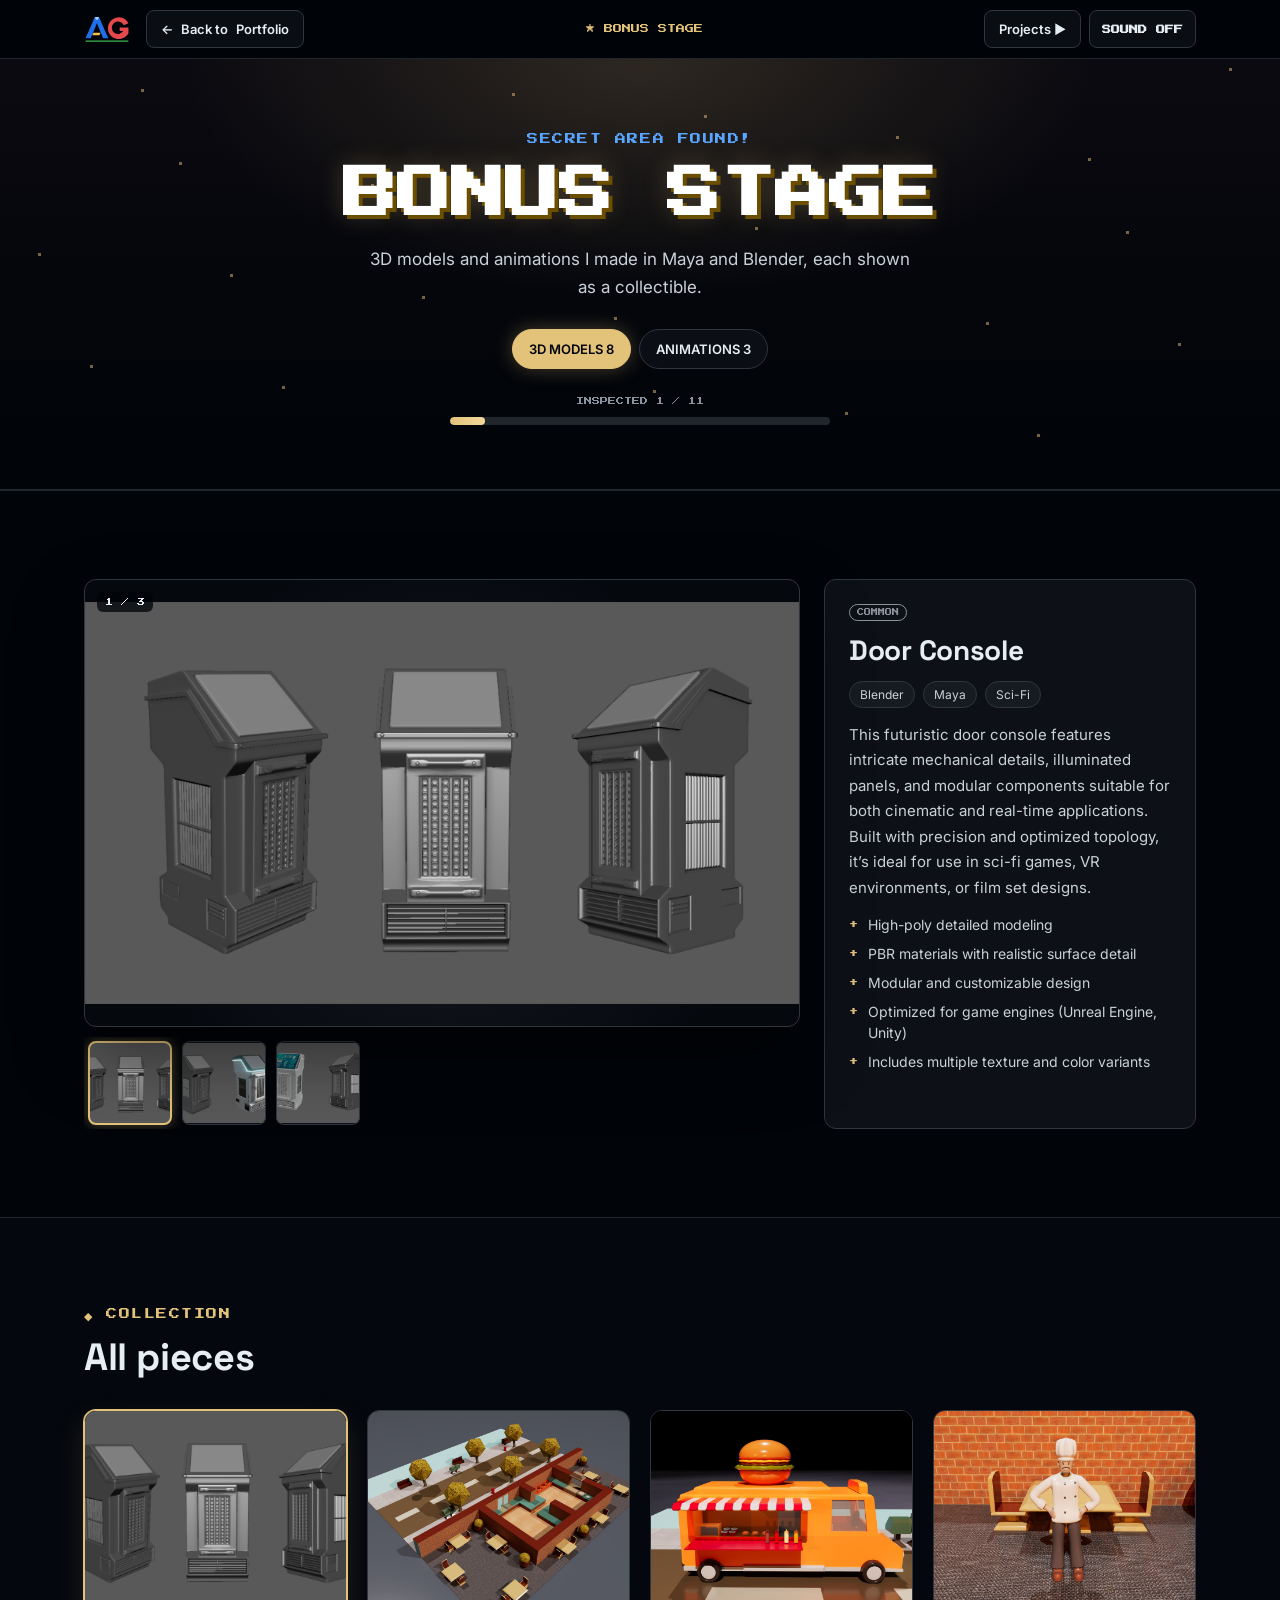
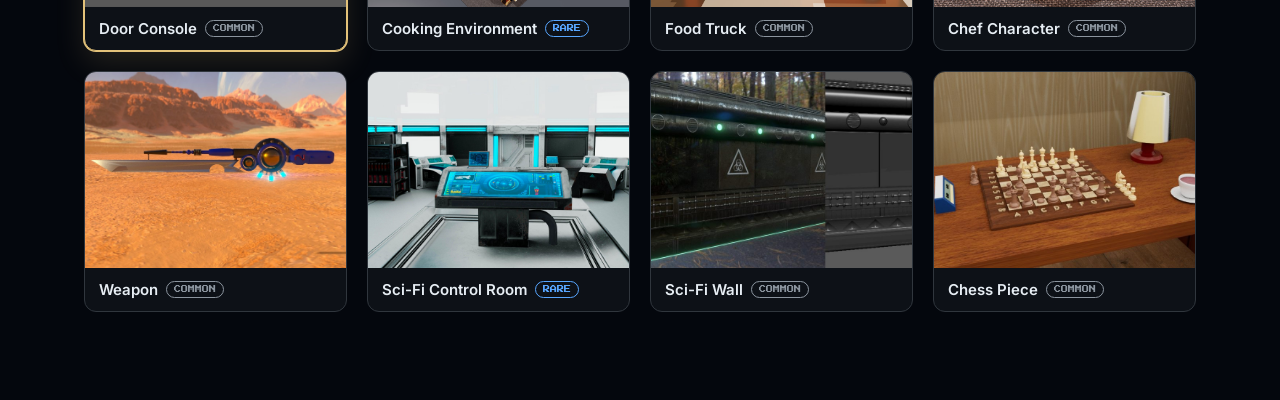
<file: bonus.html>
<!doctype html>
<html lang="en">
<head>
<meta charset="utf-8">
<meta name="viewport" content="width=device-width, initial-scale=1">
<title>Bonus Stage — 3D Art &amp; Animation · AGSAPAULA</title>
<meta name="description" content="3D models and animations by Angelo Sapaula.">
<link rel="icon" type="image/svg+xml" href="favicon.svg">
<link rel="preconnect" href="https://fonts.googleapis.com">
<link rel="preconnect" href="https://fonts.gstatic.com" crossorigin>
<link href="https://fonts.googleapis.com/css2?family=Press+Start+2P&family=Space+Grotesk:wght@500;700&family=Inter:wght@400;500;600&display=swap" rel="stylesheet">
<link rel="stylesheet" href="css/base.css">
<link rel="stylesheet" href="css/pages.css">
<link rel="stylesheet" href="css/level.css">
</head>
<body class="lv bonus-page">

<header class="topbar">
  <div class="topbar-in">
    <div class="lv-brand">
      <a href="index.html" aria-label="Angelo Sapaula, home"><img src="logo.svg" alt="" width="46" height="28"></a>
      <a class="btn btn-ghost" href="index.html?level=9">← <span class="hide-sm">Back to </span>Portfolio</a>
    </div>
    <div class="topbar-mid"><span class="px" id="tbLevel" style="color:var(--gold)">★ BONUS STAGE</span></div>
    <div class="topbar-right">
      <a class="btn btn-ghost" href="level.html">Projects ▶</a>
      <button type="button" class="btn btn-ghost sq hide-sm" id="soundBtn" aria-label="Turn chiptune sound on"><span data-sound-text>SOUND OFF</span></button>
    </div>
  </div>
</header>

<main>
  <section class="bonus-hero" aria-label="Bonus stage intro">
    <div id="stars" aria-hidden="true"></div>
    <div class="bonus-hero-in">
      <span class="eyebrow px bonus-found">SECRET AREA FOUND!</span>
      <h1>BONUS STAGE</h1>
      <p class="lead">3D models and animations I made in Maya and Blender, each shown as a collectible.</p>
      <div class="tabs" role="tablist" aria-label="Collection" id="tabs"></div>
      <div class="bonus-progress">
        <span class="px">INSPECTED <span id="got">0</span> / <span id="total">0</span></span>
        <div class="bonus-bar"><div id="gotBar"></div></div>
      </div>
    </div>
  </section>

  <section class="section" aria-label="Inspect selected piece">
    <div class="container inspect">
      <div class="viewer">
        <div class="viewer-main" id="viewer"></div>
        <div class="viewer-thumbs" id="thumbs"></div>
      </div>
      <div class="details panel">
        <span class="rarity" id="dRarity" style="align-self:flex-start"></span>
        <h2 id="dTitle"></h2>
        <div class="tags" id="dTags"></div>
        <p id="dDesc"></p>
        <ul id="dFeat"></ul>
      </div>
    </div>
  </section>

  <section class="section" aria-label="Collection">
    <div class="container">
      <div class="lv-head"><div><p class="eyebrow px" style="color:var(--gold)">◆ COLLECTION</p><h2>All pieces</h2></div></div>
      <div class="collection" id="collection"></div>
    </div>
  </section>
</main>

<script src="js/data.js"></script>
<script src="js/common.js"></script>
<script src="js/bonus.js"></script>
</body>
</html>
</file>
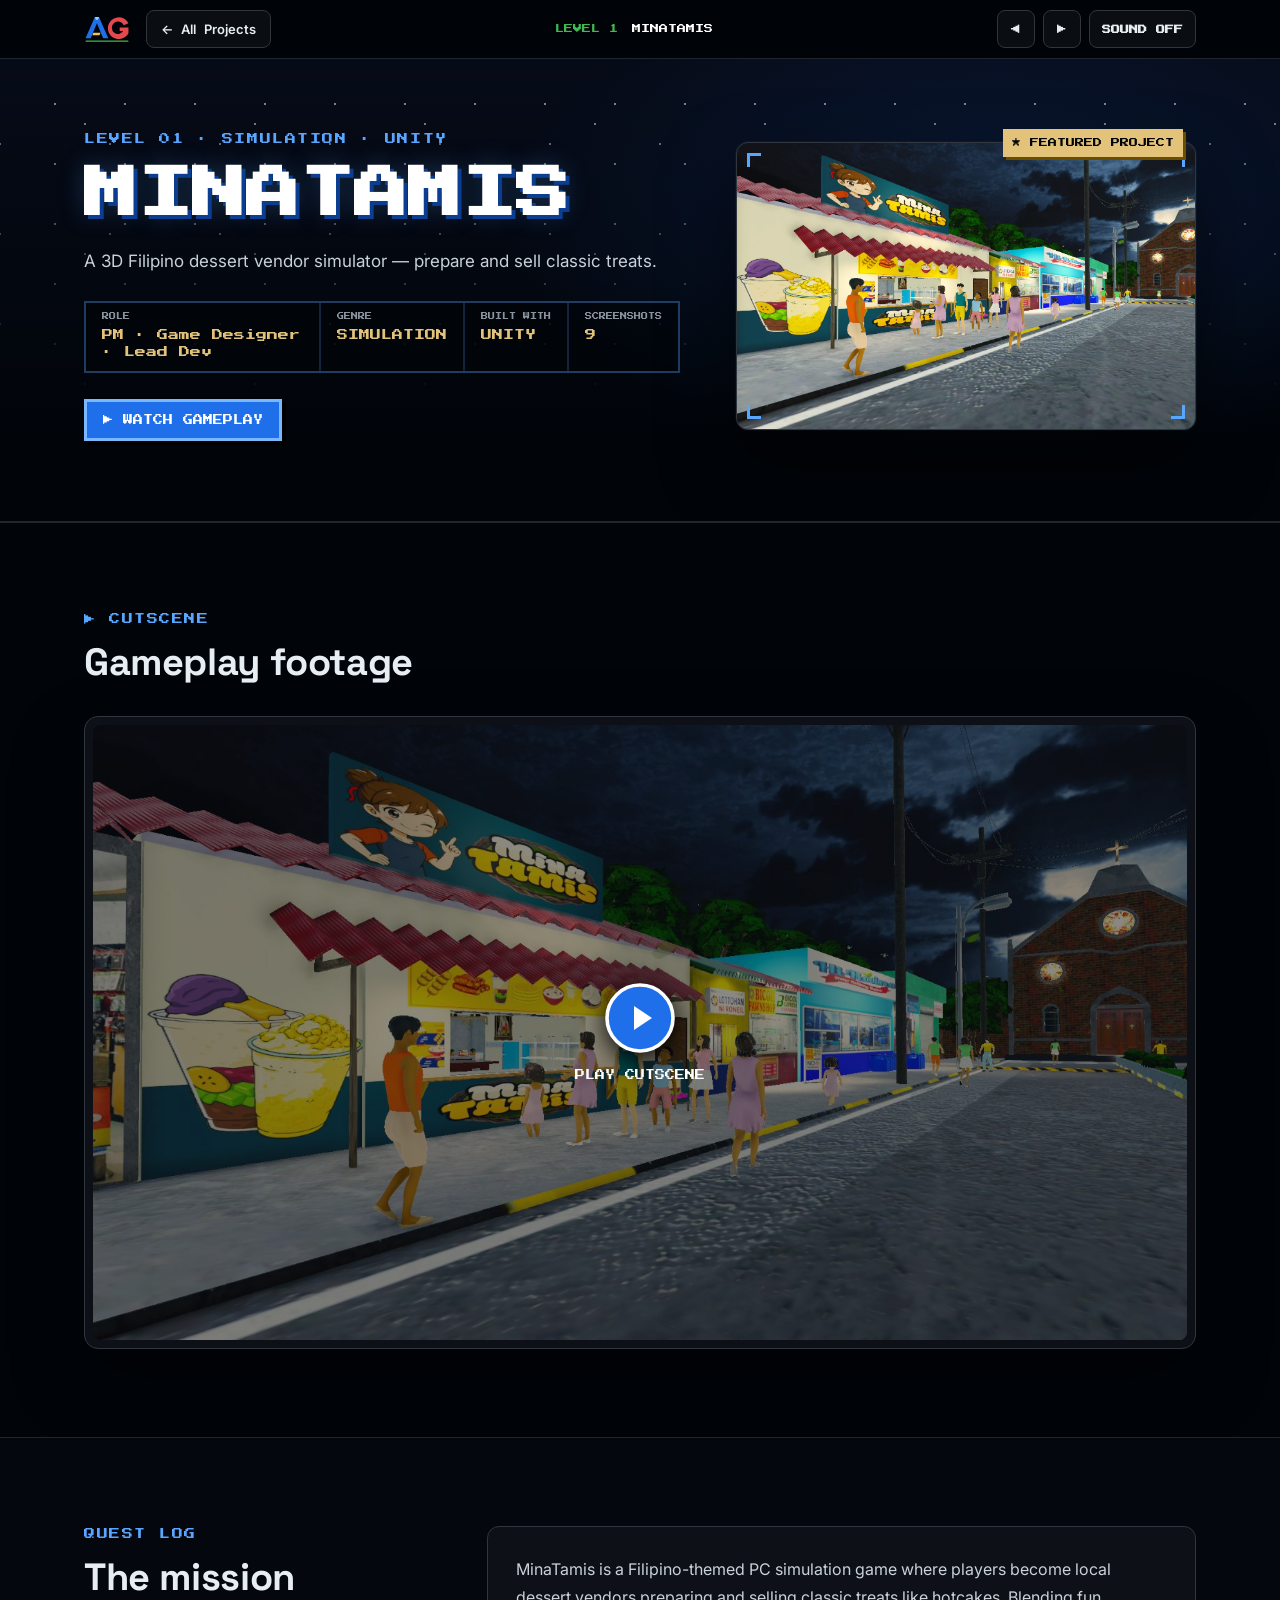
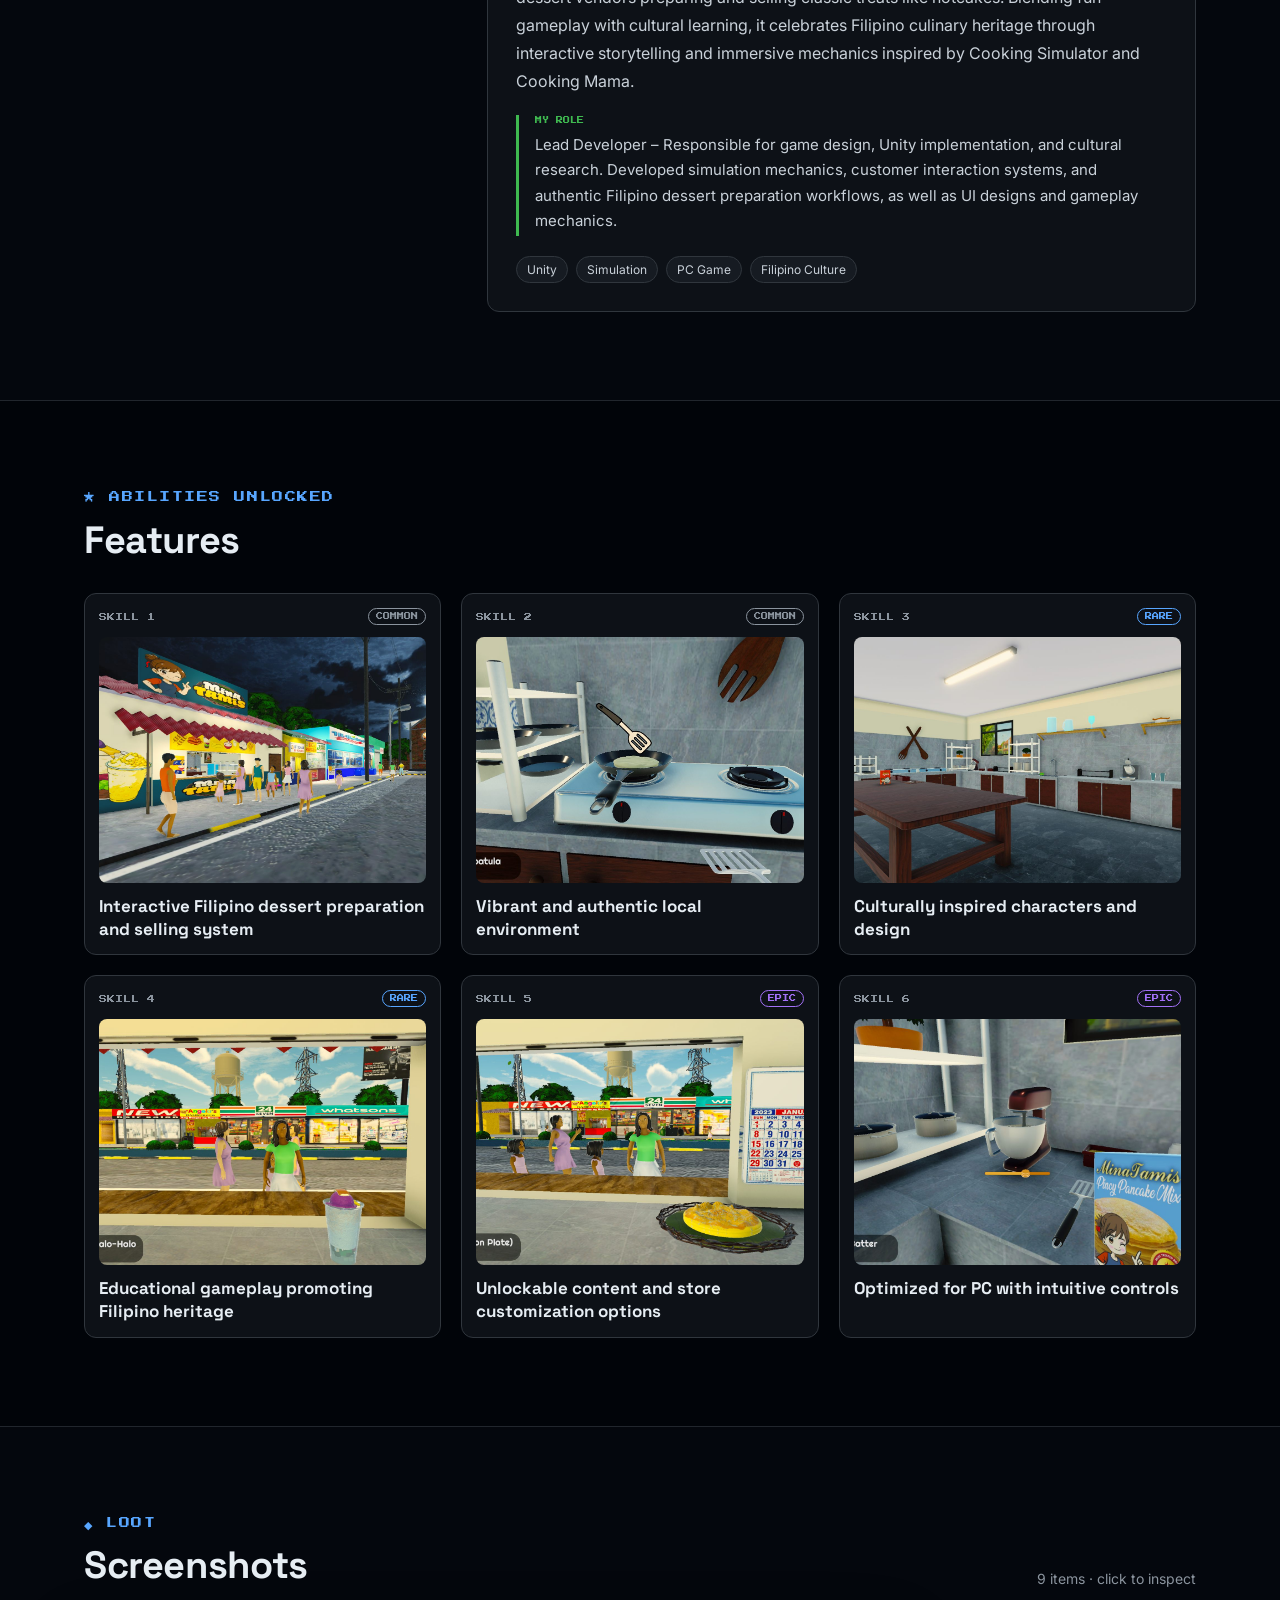
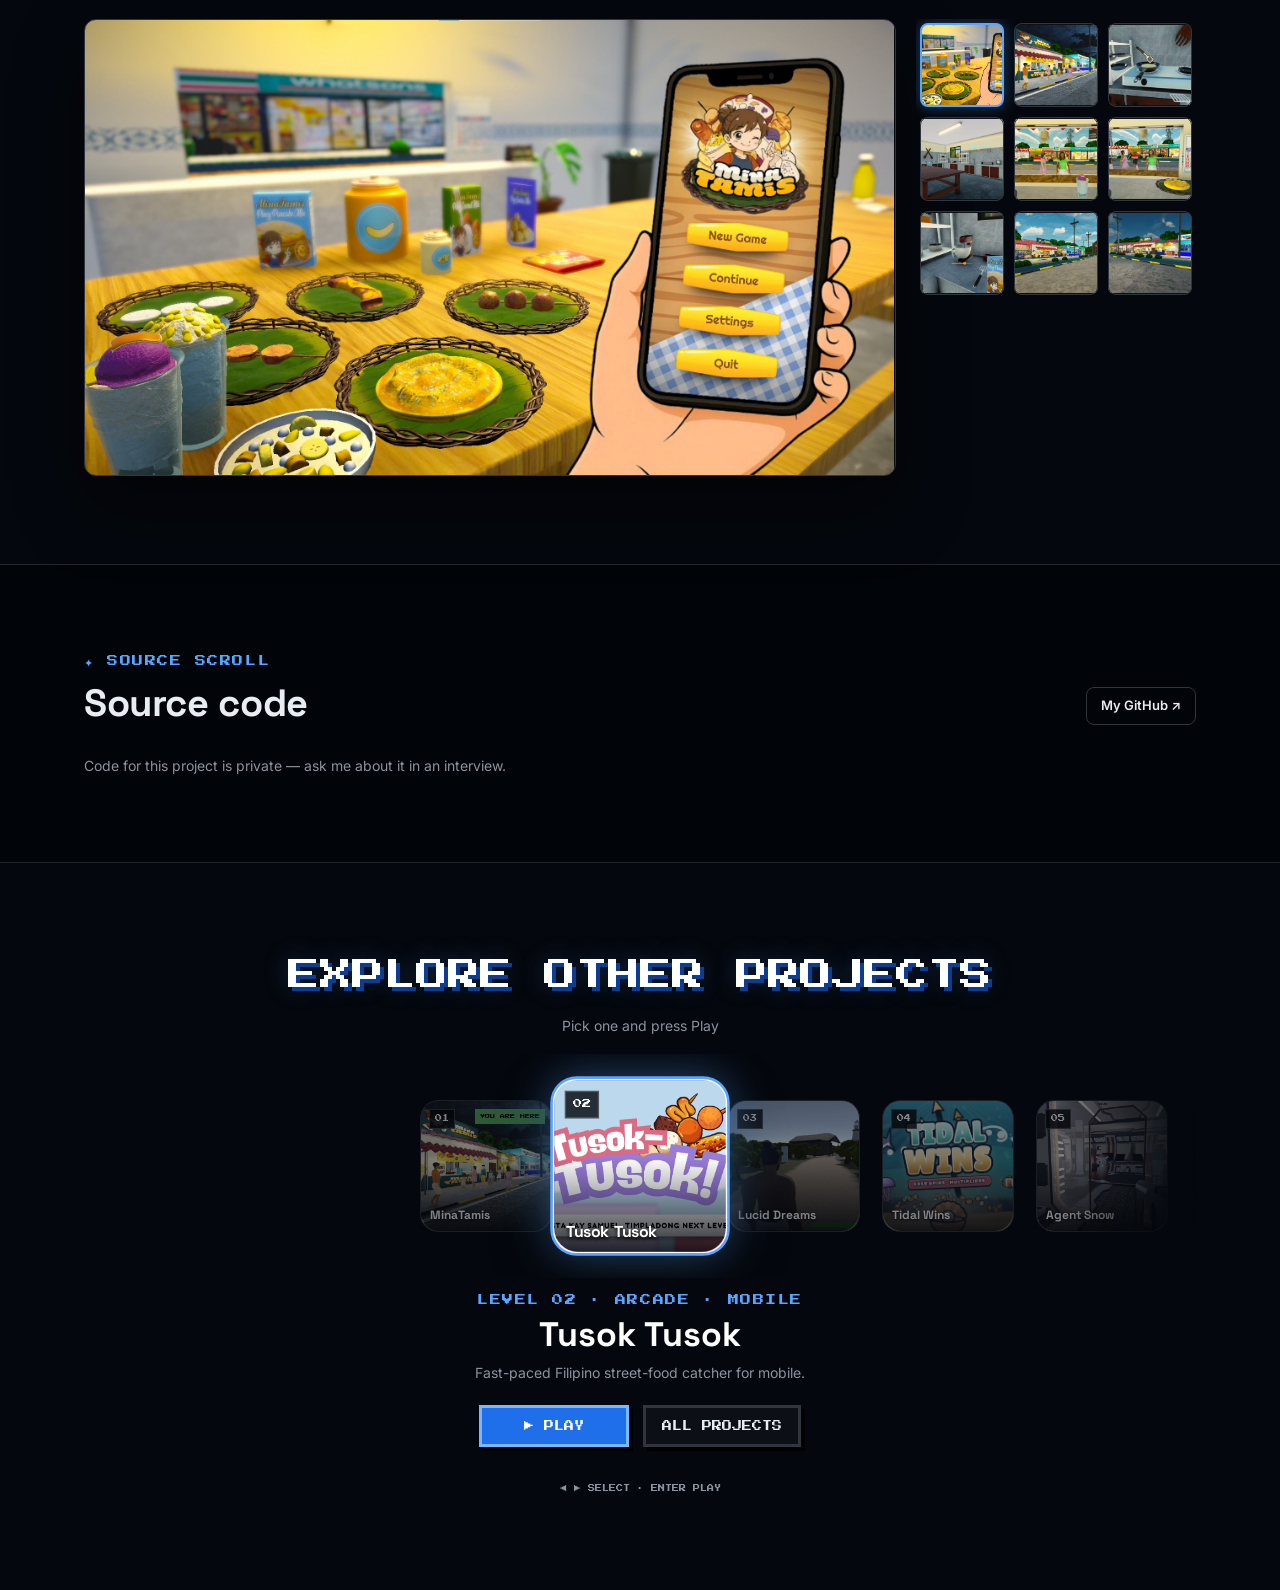
<file: level.html>
<!doctype html>
<html lang="en">
<head>
<meta charset="utf-8">
<meta name="viewport" content="width=device-width, initial-scale=1">
<title>Level — AGSAPAULA</title>
<meta name="description" content="Game project case study by Angelo Sapaula, Unity gameplay programmer.">
<link rel="icon" type="image/svg+xml" href="favicon.svg">
<link rel="preconnect" href="https://fonts.googleapis.com">
<link rel="preconnect" href="https://fonts.gstatic.com" crossorigin>
<link href="https://fonts.googleapis.com/css2?family=Press+Start+2P&family=Space+Grotesk:wght@500;700&family=Inter:wght@400;500;600&family=JetBrains+Mono:wght@400;500&display=swap" rel="stylesheet">
<link rel="stylesheet" href="css/base.css">
<link rel="stylesheet" href="css/pages.css">
<link rel="stylesheet" href="css/level.css">
</head>
<body class="lv">

<header class="topbar">
  <div class="topbar-in">
    <div class="lv-brand">
      <a href="index.html" aria-label="Angelo Sapaula, home"><img src="logo.svg" alt="" width="46" height="28"></a>
      <a class="btn btn-ghost" id="backMap" href="index.html">← <span class="hide-sm">All </span>Projects</a>
    </div>
    <div class="topbar-mid">
      <span class="px" id="tbLevel">LEVEL 1</span>
      <span class="px" id="tbTitle"></span>
    </div>
    <div class="topbar-right">
      <a class="btn btn-ghost sq" id="tbPrev" href="#" aria-label="Previous project">◀</a>
      <a class="btn btn-ghost sq" id="tbNext" href="#" aria-label="Next project">▶</a>
      <button type="button" class="btn btn-ghost sq hide-sm" id="soundBtn" aria-label="Turn chiptune sound on"><span data-sound-text>SOUND OFF</span></button>
    </div>
  </div>
</header>

<main id="level" class="entering">
  <section class="lv-hero" aria-label="Project intro">
    <div class="lv-hero-in">
      <div class="lv-hero-text">
        <span class="eyebrow px" id="hWorld"></span>
        <h1 id="hTitle"></h1>
        <p class="lead" id="hLead"></p>
        <div class="facts" id="hFacts"></div>
        <div class="hero-actions">
          <a class="btn-px btn-px-primary px" href="#cutscene">▶ Watch gameplay</a>
          <a class="btn-px px" id="hPlay" href="#" target="_blank" rel="noopener" hidden>Play it</a>
          <a class="btn-px px" id="hCode" href="#source">Source code</a>
        </div>
      </div>
      <div class="lv-hero-art">
        <div class="cover-frame" id="hCover" role="img">
          <span class="lv-corner tl"></span><span class="lv-corner tr"></span><span class="lv-corner bl"></span><span class="lv-corner br"></span>
        </div>
      </div>
    </div>
  </section>

  <section class="section reveal" id="cutscene" aria-label="Gameplay video">
    <div class="container">
      <div class="lv-head"><div><p class="eyebrow px">▶ CUTSCENE</p><h2>Gameplay footage</h2></div></div>
      <div class="tv-frame"><div class="video-box" id="videoBox"></div></div>
    </div>
  </section>

  <section class="section reveal" aria-label="Quest log">
    <div class="container quest">
      <div class="quest-l"><p class="eyebrow px">QUEST LOG</p><h2>The mission</h2></div>
      <div class="quest-r panel">
        <p id="qDesc"></p>
        <div class="contrib" id="qContribWrap"><span>MY ROLE</span><p id="qContrib"></p></div>
        <div class="tags" id="qTags"></div>
      </div>
    </div>
  </section>

  <section class="section reveal" aria-label="Abilities unlocked">
    <div class="container">
      <div class="lv-head"><div><p class="eyebrow px">★ ABILITIES UNLOCKED</p><h2>Features</h2></div></div>
      <div class="grid-auto" id="abilities"></div>
    </div>
  </section>

  <section class="section stats-band reveal" id="statsSec" aria-label="Results" hidden>
    <div class="container">
      <div class="lv-head"><div><p class="eyebrow px">LEVEL STATS</p><h2>Results</h2></div></div>
      <div class="grid-auto" id="stats" style="grid-template-columns:repeat(auto-fit,minmax(220px,1fr))"></div>
    </div>
  </section>

  <section class="section reveal" id="bossSec" aria-label="Hardest problem" hidden>
    <div class="container">
      <div class="lv-head"><div><p class="eyebrow px" style="color:var(--red)">!! BOSS FIGHT</p><h2>Hardest problem</h2></div></div>
      <div class="boss-box">
        <div><span style="color:#F85149">1 · THE PROBLEM</span><p id="bProblem"></p></div>
        <div><span style="color:#58A6FF">2 · THE STRATEGY</span><p id="bStrategy"></p></div>
        <div><span style="color:#3FB950">3 · XP GAINED</span><p id="bLesson"></p></div>
      </div>
    </div>
  </section>

  <section class="section reveal" aria-label="Screenshots">
    <div class="container">
      <div class="lv-head"><div><p class="eyebrow px">◆ LOOT</p><h2>Screenshots</h2></div><span class="lv-note" id="lootCount"></span></div>
      <div class="loot-wrap">
        <button type="button" class="loot-main" id="lootMain" aria-label="Open screenshot full size"></button>
        <div class="loot-grid" id="lootGrid"></div>
      </div>
    </div>
  </section>

  <section class="section reveal" id="source" aria-label="Source code">
    <div class="container">
      <div class="lv-head"><div><p class="eyebrow px">✦ SOURCE SCROLL</p><h2>Source code</h2></div><a class="btn btn-ghost" id="ghLink" href="#" target="_blank" rel="noopener">My GitHub ↗</a></div>
      <div class="code-box" id="codeBox">
        <div class="code-tabs" role="tablist" aria-label="Files" id="codeTabs"></div>
        <div class="code-head"><span id="codeTitle"></span><button type="button" class="copy" id="copyBtn">COPY</button></div>
        <pre class="code" id="codePre"><code id="codeEl"></code></pre>
      </div>
      <p class="lv-note" id="noCode" hidden>Code for this project is private — ask me about it in an interview.</p>
    </div>
  </section>

  <section class="complete" aria-label="Explore other projects">
    <div class="container complete-in">
      <span class="px lv-complete">EXPLORE OTHER PROJECTS</span>
      <span class="lv-note">Pick one and press Play</span>
      <!-- console-style shelf: click a tile to select it, click it again (or PLAY / Enter) to open it; ◀ ▶ keys move -->
      <div class="shelf" id="shelf" role="listbox" aria-label="Choose a project" tabindex="0"></div>
      <div class="shelf-info" aria-live="polite">
        <span class="eyebrow px" id="shKind"></span>
        <b class="shelf-title" id="shTitle"></b>
        <p class="lv-note" id="shBlurb"></p>
        <div class="shelf-actions">
          <a class="btn-px btn-px-primary px" id="shPlay" href="#">▶ Play</a>
          <a class="btn-px px" id="cMap" href="index.html">All projects</a>
        </div>
      </div>
      <span class="shelf-hint px">◀ ▶ SELECT · ENTER PLAY</span>
    </div>
  </section>
</main>

<div class="modal lightbox" id="lightbox" role="dialog" aria-modal="true" aria-label="Screenshot viewer">
  <div class="lb-in">
    <img id="lbImg" alt="">
    <div class="lb-bar">
      <button type="button" class="modal-close" id="lbPrev" aria-label="Previous screenshot">◀</button>
      <span class="px" id="lbCount" style="font-size:9px;color:#C9D1D9"></span>
      <button type="button" class="modal-close" id="lbNext" aria-label="Next screenshot">▶</button>
      <button type="button" class="modal-close" data-close aria-label="Close">✕</button>
    </div>
  </div>
</div>

<script src="js/data.js"></script>
<script src="js/common.js"></script>
<script src="js/level.js"></script>
</body>
</html>
</file>
<file: css/base.css>
/* ===== Shared base: palette, fonts, buttons, keyframes ===== */
:root {
  --bg: #010409;
  --panel: #0D1117;
  --panel-2: #161B22;
  --line: #30363D;
  --line-2: #484F58;
  --text: #E6EDF3;
  --text-2: #C9D1D9;
  --muted: #8B949E;
  --blue: #1F6FEB;
  --blue-2: #58A6FF;
  --blue-3: #79C0FF;
  --green: #3FB950;
  --red: #F85149;
  --gold: #E3C27A;
  --purple: #A371F7;
  --pixel: 'Press Start 2P', monospace;
  --display: 'Space Grotesk', system-ui, sans-serif;
  --body: Inter, system-ui, -apple-system, Segoe UI, sans-serif;
  --mono: 'JetBrains Mono', ui-monospace, Consolas, monospace;
}
*, *::before, *::after { box-sizing: border-box; }
html { scroll-behavior: auto; }
body { margin: 0; background: var(--bg); color: var(--text); font-family: var(--body); -webkit-font-smoothing: antialiased; }
img { max-width: 100%; display: block; }
[hidden] { display: none !important; }
a { color: var(--blue-2); }
a:hover { color: var(--blue-3); }
button { font: inherit; }
:focus-visible { outline: 3px solid var(--blue-3); outline-offset: 3px; }

.px { font-family: var(--pixel); line-height: 1.5; }
.display { font-family: var(--display); }
.sr-only { position: absolute; width: 1px; height: 1px; padding: 0; margin: -1px; overflow: hidden; clip: rect(0 0 0 0); white-space: nowrap; border: 0; }

/* Pixel buttons */
.btn {
  font-family: var(--pixel); font-size: 10px; line-height: 1.4; text-decoration: none; cursor: pointer;
  display: inline-flex; align-items: center; justify-content: center; gap: 8px; min-height: 44px;
  padding: 12px 16px; border: 0; transition: transform .2s, box-shadow .2s, background .2s;
}
.btn:hover { transform: translate(-2px, -2px); }
.btn:active { transform: translate(2px, 2px); box-shadow: none !important; }
.btn-blue { background: var(--blue); color: #fff; box-shadow: 4px 4px 0 #000; }
.btn-blue:hover { color: #fff; }
.btn-white { background: #fff; color: var(--bg); box-shadow: 4px 4px 0 var(--blue); }
.btn-white:hover { color: var(--bg); }
.btn-ghost { background: var(--panel); color: var(--text); border: 2px solid var(--line); }
.btn-ghost:hover { color: var(--text); border-color: var(--blue-2); }
.btn-gold { background: var(--gold); color: var(--bg); box-shadow: 4px 4px 0 #9E6A03; }

.chip { display: inline-block; padding: 6px 10px; border: 2px solid var(--blue); background: rgba(31,111,235,.12); font-size: 13px; }

/* Pixel island (shared) */
.island { width: 124px; height: 76px; position: relative; flex: none; }
.island .i-ripple { position: absolute; left: -16px; right: -16px; top: 10px; height: 66px; border-radius: 50%; border: 2px solid rgba(121,192,255,.55); }
.island .i-cliff { position: absolute; left: 0; right: 0; top: 16px; height: 56px; border-radius: 50%; background: #7A5A2E; }
.island .i-sand { position: absolute; left: 0; right: 0; top: 4px; height: 56px; border-radius: 50%; background: #E3C27A; box-shadow: inset 0 -4px 0 #C9A55E; }
.island .i-grass { position: absolute; left: 14px; right: 14px; top: 9px; height: 40px; border-radius: 50%; background: #3FB950; box-shadow: inset 0 -5px 0 rgba(0,0,0,.18); }
.island .i-tree { position: absolute; shape-rendering: crispEdges; }
.island .i-tree.a { left: 20px; top: -6px; width: 20px; height: 26px; }
.island .i-tree.b { right: 22px; top: 2px; width: 16px; height: 21px; }
.island .i-sign { position: absolute; left: 50%; top: 20px; transform: translateX(-50%); font-family: var(--pixel); font-size: 11px; color: #fff; background: #6B4423; border: 2px solid #3D2412; padding: 4px 6px; box-shadow: 0 3px 0 #3D2412; }

@keyframes blink { 0%,49% { opacity: 1 } 50%,100% { opacity: 0 } }
@keyframes bob { 0%,100% { transform: translateY(0) } 50% { transform: translateY(-6px) } }
@keyframes ripple { 0% { transform: scale(.92); opacity: .7 } 100% { transform: scale(1.28); opacity: 0 } }
@keyframes waves { from { background-position: 0 0, 40px 25px } to { background-position: 80px 0, 120px 25px } }
@keyframes pop { from { opacity: 0; transform: translateY(18px) scale(.97) } to { opacity: 1; transform: none } }
@keyframes eq { 0%,100% { height: 4px } 50% { height: 12px } }
@keyframes twinkle { 0%,100% { opacity: .25 } 50% { opacity: 1 } }

.sea-waves { position: absolute; inset: 0; pointer-events: none;
  background-image: radial-gradient(ellipse 12px 3px at 50% 50%, rgba(121,192,255,.35) 60%, transparent 64%), radial-gradient(ellipse 8px 2px at 50% 50%, rgba(121,192,255,.22) 60%, transparent 64%);
  background-size: 80px 50px, 80px 50px; animation: waves 6s linear infinite; }

/* Modal (contact + lightbox) */
.modal { position: fixed; inset: 0; z-index: 200; display: none; align-items: center; justify-content: center; padding: 16px; background: rgba(1,4,9,.82); backdrop-filter: blur(6px); -webkit-backdrop-filter: blur(6px); }
.modal.open { display: flex; }
.modal-box { width: min(560px, 100%); max-height: calc(100vh - 32px); overflow: auto; background: var(--panel); border: 3px solid var(--blue); box-shadow: 8px 8px 0 #000; padding: 24px; display: flex; flex-direction: column; gap: 16px; animation: pop .3s ease both; }
.modal-head { display: flex; justify-content: space-between; align-items: center; gap: 12px; }
.modal-close { width: 44px; height: 44px; border: 2px solid var(--line); background: var(--bg); color: var(--text); cursor: pointer; font-family: var(--pixel); font-size: 12px; }
.field { display: flex; flex-direction: column; gap: 8px; }
.field label { font-family: var(--pixel); font-size: 9px; color: var(--muted); }
.field input, .field textarea { font: inherit; font-size: 16px; color: var(--text); background: var(--bg); border: 2px solid var(--line); padding: 12px; }
.field input:focus, .field textarea:focus { outline: none; border-color: var(--blue-2); }
.field textarea { min-height: 130px; resize: vertical; }
.form-status { font-size: 14px; min-height: 20px; }

@media (prefers-reduced-motion: reduce) {
  *, *::before, *::after { animation-duration: .001ms !important; animation-iteration-count: 1 !important; transition: none !important; }
}
</file>
<file: css/pages.css>
/* ===== Level page + Bonus stage ===== */
.topbar { position: sticky; top: 0; z-index: 50; background: rgba(1,4,9,.9); backdrop-filter: blur(12px); -webkit-backdrop-filter: blur(12px); border-bottom: 2px solid var(--blue); }
.topbar.gold { border-bottom-color: var(--gold); }
.topbar-in { max-width: 1240px; margin: 0 auto; padding: 12px 24px; display: flex; gap: 12px; align-items: center; justify-content: space-between; }
.topbar-mid { display: flex; align-items: center; gap: 14px; min-width: 0; overflow: hidden; white-space: nowrap; }
.topbar-right { display: flex; gap: 8px; align-items: center; }
.sq { min-width: 44px; padding: 0 12px; }
.container { max-width: 1240px; margin: 0 auto; padding: 0 24px; }
.section { padding: 64px 0; }
.sec-label { font-family: var(--pixel); font-size: 12px; display: block; margin-bottom: 20px; }
.sec-row { display: flex; justify-content: space-between; align-items: baseline; gap: 12px; flex-wrap: wrap; margin-bottom: 20px; }
.sec-row .sec-label { margin: 0; }
.panel { background: var(--panel); border: 3px solid var(--line); box-shadow: 6px 6px 0 #000; }

.reveal { opacity: 0; transform: translateY(32px); transition: opacity .6s ease, transform .6s ease; }
.reveal.in { opacity: 1; transform: none; }
@keyframes enter { from { opacity: 0; transform: translateY(16px) } to { opacity: 1; transform: none } }
.entering { animation: enter .45s ease both; }

/* Hero */
.lv-hero { position: relative; overflow: hidden; background: radial-gradient(ellipse at 70% 40%, #0D4A80 0%, #072A52 45%, #031326 100%); border-bottom: 2px solid var(--blue); }
.lv-hero-in { position: relative; max-width: 1240px; margin: 0 auto; padding: 72px 24px 64px; display: flex; flex-wrap: wrap; gap: 48px; align-items: center; }
.lv-hero-text { flex: 1 1 520px; min-width: 0; display: flex; flex-direction: column; gap: 20px; }
.lv-hero h1 { margin: 0; font-family: var(--pixel); font-size: clamp(26px, 5vw, 60px); line-height: 1.2; color: #fff; text-shadow: 5px 5px 0 var(--blue); word-break: break-word; }
.lv-hero .lead { margin: 0; font-family: var(--display); font-size: clamp(18px, 2vw, 21px); line-height: 1.5; max-width: 600px; }
.facts { display: grid; grid-template-columns: repeat(auto-fit, minmax(140px, 1fr)); gap: 8px; max-width: 640px; }
.facts div { background: rgba(1,4,9,.6); border: 2px solid var(--line); padding: 12px; display: flex; flex-direction: column; gap: 8px; }
.facts span { font-family: var(--pixel); font-size: 8px; color: var(--muted); }
.facts b { font-weight: 600; font-size: 15px; }
.lv-hero-art { flex: 0 1 420px; min-width: 0; position: relative; }
.cover-frame { position: relative; border: 3px solid var(--gold); box-shadow: 8px 8px 0 #000; background: var(--panel) center/cover no-repeat; aspect-ratio: 16/10; }
.cover-frame .island { position: absolute; left: -30px; bottom: -40px; transform: scale(1.3); animation: bob 4s ease-in-out infinite; }
.lv-hero.sky-hero { background: var(--sky); border-bottom: 0; }
.lv-hero.sky-hero .sea-waves { display: none; }
.lv-hero.sky-hero::before { content: ''; position: absolute; inset: 0 0 30% 0; pointer-events: none; opacity: var(--stars, 0); background-image: radial-gradient(#fff 1px, transparent 1.4px), radial-gradient(#CFE3FF 1px, transparent 1.4px), radial-gradient(#fff .8px, transparent 1.2px); background-size: 160px 120px, 110px 90px, 70px 60px; background-position: 0 0, 50px 40px, 20px 15px; }
.lv-hero.sky-hero::after { content: ''; position: absolute; inset: 0; pointer-events: none; background: linear-gradient(90deg, rgba(1,4,9,.55) 0%, rgba(1,4,9,.28) 45%, rgba(1,4,9,0) 70%), linear-gradient(180deg, rgba(13,17,23,0) 70%, var(--bg, #0D1117) 100%); }
.lv-hero.sky-hero .lv-hero-in { z-index: 1; padding-bottom: 120px; }
.lv-hero.sky-hero h1 { text-shadow: 5px 5px 0 #26317E, 0 2px 14px rgba(1,4,9,.5); }
.lv-hero.sky-hero .lead { text-shadow: 0 1px 2px rgba(1,4,9,.7), 0 0 12px rgba(1,4,9,.45); color: #fff; }
.lv-hero.sky-hero #hWorld { color: #fff !important; text-shadow: 0 1px 2px rgba(1,4,9,.8); }
.hero-island { position: absolute; left: 50%; bottom: -96px; width: 300px; height: 232px; transform: translateX(-50%); z-index: 2; pointer-events: none; animation: islandBobH 4.5s ease-in-out infinite; }
.hero-island .pix-island { position: absolute; inset: 0; width: 100%; height: 100%; shape-rendering: crispEdges; overflow: visible; filter: drop-shadow(0 10px 10px rgba(0,0,0,.35)); }
.hero-island-glow { position: absolute; left: 50%; top: 62%; width: 460px; height: 170px; margin: -85px 0 0 -230px; border-radius: 50%; background: radial-gradient(ellipse, rgba(140,210,255,.28), rgba(140,210,255,0) 70%); }
.lv-hero-art { padding-bottom: 150px; }
.cover-frame { z-index: 3; }
@keyframes islandBobH { 0%, 100% { transform: translateX(-50%) translateY(0) } 50% { transform: translateX(-50%) translateY(-8px) } }
.hero-actions { display: flex; flex-wrap: wrap; gap: 12px; padding-top: 6px; }

/* Cutscene */
.tv-frame { padding: 10px; background: #1C2128; border: 3px solid var(--line); box-shadow: 8px 8px 0 #000; }
.video-box { position: relative; width: 100%; aspect-ratio: 16/9; background: var(--panel); overflow: hidden; }
.video-box iframe { position: absolute; inset: 0; width: 100%; height: 100%; border: 0; }
.video-poster { position: absolute; inset: 0; width: 100%; height: 100%; border: 0; padding: 0; cursor: pointer; background: #0D1117 center/cover no-repeat; display: flex; align-items: center; justify-content: center; flex-direction: column; gap: 14px; color: #fff; }
.video-poster::before { content: ''; position: absolute; inset: 0; background: rgba(1,4,9,.45); transition: background .2s; }
.video-poster:hover::before { background: rgba(1,4,9,.25); }
.video-poster > * { position: relative; }
.video-poster svg { transition: transform .2s; filter: drop-shadow(0 6px 14px #000); }
.video-poster:hover svg { transform: scale(1.1); }

/* Quest log */
.quest { display: flex; flex-wrap: wrap; gap: 40px; }
.quest-l { flex: 1 1 260px; }
.quest-l h2 { margin: 0; font-family: var(--display); font-size: 34px; }
.quest-r { flex: 2 1 520px; min-width: 0; padding: 24px; display: flex; flex-direction: column; gap: 16px; }
.quest-r p { margin: 0; font-size: 17px; line-height: 1.7; color: var(--text-2); }
.contrib { border-left: 4px solid var(--green); padding: 4px 0 4px 16px; }
.contrib span { font-family: var(--pixel); font-size: 8px; color: var(--green); display: block; margin-bottom: 8px; }
.tags { display: flex; flex-wrap: wrap; gap: 8px; }

/* Abilities */
.grid-auto { display: grid; grid-template-columns: repeat(auto-fit, minmax(280px, 1fr)); gap: 18px; }
.ability { padding: 16px; display: flex; flex-direction: column; gap: 12px; transition: transform .25s, border-color .25s, box-shadow .25s; }
.ability:hover { transform: translateY(-4px); border-color: var(--blue-2); box-shadow: 0 12px 30px rgba(31,111,235,.25); }
.ability .thumb { aspect-ratio: 4/3; background: var(--bg) center/cover no-repeat; border: 2px solid var(--line); }
.ability .row { display: flex; justify-content: space-between; align-items: center; }
.ability .n { font-family: var(--pixel); font-size: 9px; color: var(--muted); }
.rarity { font-family: var(--pixel); font-size: 8px; padding: 4px 6px; border: 2px solid currentColor; }
.ability strong { font-family: var(--display); font-size: 18px; line-height: 1.35; }

/* Stats */
.stats-band { background: var(--panel); border-top: 2px solid var(--line); border-bottom: 2px solid var(--line); }
.stat { background: var(--bg); border: 3px solid var(--blue); padding: 20px; display: flex; flex-direction: column; gap: 12px; box-shadow: 6px 6px 0 #000; }
.stat .v { font-family: var(--pixel); font-size: 26px; color: #fff; text-shadow: 3px 3px 0 var(--blue); }
.stat .k { font-family: var(--pixel); font-size: 8px; line-height: 1.6; color: var(--muted); }

/* Boss */
.boss-box { background: var(--panel); border: 3px solid var(--red); box-shadow: 8px 8px 0 #000, 0 0 40px rgba(248,81,73,.12); padding: 24px; display: grid; grid-template-columns: repeat(auto-fit, minmax(240px, 1fr)); gap: 12px; }
.boss-box div { background: var(--bg); border: 2px solid var(--line); padding: 16px; display: flex; flex-direction: column; gap: 8px; }
.boss-box span { font-family: var(--pixel); font-size: 9px; }
.boss-box p { margin: 0; font-size: 15px; line-height: 1.6; color: var(--text-2); }

/* Loot gallery */
.loot-wrap { display: flex; flex-wrap: wrap; gap: 20px; align-items: flex-start; }
.loot-main { flex: 999 1 560px; min-width: 0; aspect-ratio: 16/9; border: 3px solid var(--gold); box-shadow: 6px 6px 0 #000; background: var(--panel) center/contain no-repeat; cursor: zoom-in; padding: 0; }
.loot-grid { flex: 1 1 280px; display: grid; grid-template-columns: repeat(3, minmax(0, 1fr)); gap: 8px; max-height: 520px; overflow: auto; padding: 4px; }
.loot-slot { aspect-ratio: 1; padding: 0; cursor: pointer; background: var(--panel) center/cover no-repeat; border: 3px solid var(--line); transition: border-color .2s, box-shadow .2s; }
.loot-slot:hover { border-color: var(--gold); }
.loot-slot.on { border-color: var(--gold); box-shadow: 0 0 16px rgba(227,194,122,.5); }

/* Source code */
.code-box { background: var(--bg); border: 3px solid var(--purple); box-shadow: 6px 6px 0 #000; }
.code-tabs { display: flex; gap: 4px; padding: 8px; background: var(--panel); border-bottom: 2px solid var(--line); overflow-x: auto; }
.code-tabs button { flex: none; height: 40px; padding: 0 14px; cursor: pointer; font-family: var(--mono); font-size: 13px; background: transparent; color: var(--text-2); border: 1px solid var(--line); }
.code-tabs button.on { background: var(--purple); color: var(--bg); border-color: var(--purple); }
.code-head { display: flex; justify-content: space-between; align-items: center; gap: 12px; padding: 12px 16px; border-bottom: 1px solid #21262D; }
.code-head span { font-size: 13px; color: var(--muted); }
.copy { font-family: var(--pixel); font-size: 8px; padding: 8px 10px; background: var(--panel); color: var(--text); border: 1px solid var(--line); cursor: pointer; }
pre.code { margin: 0; padding: 16px 20px; max-height: 520px; overflow: auto; font-family: var(--mono); font-size: 13px; line-height: 1.65; color: var(--text-2); tab-size: 4; }
pre.code .kw { color: #FF7B72; } pre.code .ty { color: #79C0FF; } pre.code .st { color: #A5D6FF; } pre.code .cm { color: #8B949E; font-style: italic; } pre.code .nu { color: #79C0FF; }

/* Level complete */
.complete { background: linear-gradient(var(--panel), var(--bg)); border-top: 2px solid var(--blue); }
.complete-in { padding: 64px 24px 80px; display: flex; flex-direction: column; align-items: center; gap: 24px; text-align: center; }
.complete-row { display: flex; flex-wrap: wrap; gap: 14px; justify-content: center; align-items: center; width: 100%; }
.nav-card { flex: 1 1 260px; max-width: 360px; min-height: 96px; display: flex; flex-direction: column; justify-content: center; gap: 8px; padding: 16px 20px; background: var(--panel); border: 3px solid var(--line); color: var(--text); text-decoration: none; transition: transform .25s, border-color .25s; }
.nav-card:hover { transform: translateY(-4px); border-color: var(--blue-2); color: var(--text); }
.nav-card.next { border-color: var(--green); align-items: flex-end; text-align: right; }
.nav-card span { font-family: var(--pixel); font-size: 8px; color: var(--muted); }
.nav-card.next span { color: var(--green); }
.nav-card b { font-family: var(--display); font-size: 20px; }

/* Lightbox */
.lightbox img { max-width: min(1200px, 100%); max-height: calc(100vh - 120px); border: 3px solid var(--gold); background: var(--panel); }
.lightbox .lb-in { display: flex; flex-direction: column; align-items: center; gap: 12px; }
.lightbox .lb-bar { display: flex; gap: 8px; align-items: center; }

/* Bonus stage */
.bonus-hero { position: relative; overflow: hidden; background: radial-gradient(ellipse at 50% 0%, #3D2A0A 0%, #160F04 45%, #010409 100%); border-bottom: 2px solid var(--line); }
.bonus-hero-in { position: relative; max-width: 1240px; margin: 0 auto; padding: 64px 24px 48px; display: flex; flex-direction: column; align-items: center; gap: 18px; text-align: center; }
.bonus-hero h1 { margin: 0; font-family: var(--pixel); font-size: clamp(26px, 4.6vw, 56px); line-height: 1.2; color: #fff; text-shadow: 5px 5px 0 #9E6A03; }
.star { position: absolute; width: 4px; height: 4px; background: var(--gold); animation: twinkle 2s infinite; }
.tabs { display: flex; flex-wrap: wrap; gap: 10px; justify-content: center; }
.tab { font-family: var(--pixel); font-size: 10px; min-height: 44px; padding: 0 14px; cursor: pointer; background: var(--panel); color: var(--text); border: 2px solid var(--line); }
.tab.on { background: var(--gold); color: var(--bg); border-color: var(--gold); box-shadow: 4px 4px 0 #9E6A03; }
.inspect { display: flex; flex-wrap: wrap; gap: 28px; align-items: stretch; }
.viewer { flex: 3 1 560px; min-width: 0; display: flex; flex-direction: column; gap: 10px; }
.viewer-main { position: relative; aspect-ratio: 16/10; border: 3px solid var(--gold); box-shadow: 8px 8px 0 #000; background: radial-gradient(circle at 50% 60%, #1C2128, #010409 70%); overflow: hidden; }
.viewer-main img, .viewer-main iframe { position: absolute; inset: 0; width: 100%; height: 100%; object-fit: contain; border: 0; }
.viewer-main .vtag { position: absolute; left: 12px; top: 12px; font-family: var(--pixel); font-size: 8px; color: var(--text); background: rgba(1,4,9,.75); padding: 6px 8px; z-index: 2; }
.viewer-thumbs { display: flex; gap: 8px; overflow-x: auto; padding: 4px; }
.viewer-thumbs button { flex: none; width: 88px; aspect-ratio: 1; padding: 0; cursor: pointer; background: var(--panel) center/cover no-repeat; border: 3px solid var(--line); }
.viewer-thumbs button.on { border-color: var(--gold); }
.viewer-thumbs .vid { display: flex; align-items: center; justify-content: center; font-family: var(--pixel); font-size: 8px; color: #fff; background: var(--blue); border-color: var(--blue); }
.details { flex: 1 1 320px; min-width: 0; padding: 20px; display: flex; flex-direction: column; gap: 14px; }
.details h2 { margin: 0; font-family: var(--display); font-size: 28px; }
.details p { margin: 0; font-size: 15px; line-height: 1.65; color: var(--text-2); }
.details ul { margin: 0; padding: 0; list-style: none; display: flex; flex-direction: column; gap: 8px; }
.details li { display: flex; gap: 10px; font-size: 14px; line-height: 1.5; }
.details li::before { content: '+'; font-family: var(--pixel); font-size: 9px; color: var(--gold); padding-top: 4px; }
.collection { display: grid; grid-template-columns: repeat(auto-fill, minmax(220px, 1fr)); gap: 18px; }
.collectible { display: flex; flex-direction: column; gap: 12px; padding: 12px; cursor: pointer; background: var(--panel); border: 3px solid var(--line); box-shadow: 5px 5px 0 #000; color: var(--text); text-align: left; transition: transform .25s, border-color .25s, box-shadow .25s; }
.collectible:hover { transform: translateY(-4px) rotate(-.5deg); border-color: var(--gold); box-shadow: 0 12px 30px rgba(227,194,122,.2); }
.collectible.on { border-color: var(--gold); }
.collectible .thumb { aspect-ratio: 1; width: 100%; background: var(--bg) center/cover no-repeat; border: 2px solid var(--line); }
.collectible .row { display: flex; justify-content: space-between; align-items: center; gap: 8px; }
.collectible b { font-family: var(--display); font-size: 16px; }

@media (max-width: 640px) {
  .topbar-in { padding: 10px 12px; gap: 8px; }
  .topbar-mid .px:last-child { display: none; }
  .hide-sm { display: none !important; }
  .container { padding: 0 16px; }
  .section { padding: 44px 0; }
  .lv-hero-in { padding: 44px 16px 48px; gap: 32px; }
  .cover-frame .island { display: none; }
  .quest-r { padding: 16px; }
  .loot-grid { grid-template-columns: repeat(4, minmax(0, 1fr)); max-height: none; }
  .boss-box { padding: 14px; }
  pre.code { font-size: 12px; }
  .bonus-hero-in { padding: 44px 16px 36px; }
  .collection { grid-template-columns: repeat(2, minmax(0, 1fr)); gap: 10px; }
  .collectible { padding: 8px; gap: 8px; }
  .collectible .row { flex-direction: column; align-items: flex-start; }
  .collectible b { font-size: 14px; }
  .grid-auto { grid-template-columns: 1fr 1fr; gap: 10px; }
  .ability { padding: 10px; gap: 8px; }
  .ability strong { font-size: 14px; }
}
</file>
<file: css/level.css>
/* ===== Project (level) page — same look as the home page (css/site.css):
   dark surfaces, 1px borders, 12px corners, pixel eyebrows over Space Grotesk headings.
   Loaded after base.css + pages.css and scoped to body.lv, so the bonus page keeps its own style. ===== */
.lv { --surface: #0D1117; --surface-2: #161B22; --border: #30363D; --border-soft: #21262D; --body-c: #C9D1D9; }

/* ---------- Top bar ---------- */
.lv .topbar { background: rgba(1, 4, 9, .88); border-bottom: 1px solid var(--border-soft); }
.lv .topbar-in { max-width: 1160px; padding: 10px 24px; }
.lv-brand { display: flex; align-items: center; gap: 16px; flex: none; }
.lv-brand img { display: block; height: 28px; width: auto; }
.lv .topbar .btn { font: 600 13px/1 var(--body); min-height: 38px; padding: 0 14px; border-radius: 8px; border: 1px solid var(--border); background: rgba(13, 17, 23, .8); color: var(--text); box-shadow: none; transform: none; }
.lv .topbar .btn:hover { border-color: var(--muted); }
.lv .topbar .btn.sq { min-width: 38px; padding: 0 12px; font-family: var(--pixel); font-size: 9px; }
.lv .topbar .btn.on { border-color: var(--green); color: var(--green); }
.lv #tbLevel { font-size: 9px; color: var(--green); }
.lv #tbTitle { font-size: 9px; color: #fff; }

/* ---------- Hero: night sky like the home hero (no island) ---------- */
.lv .lv-hero { background: radial-gradient(ellipse 60% 80% at 78% 35%, rgba(31, 111, 235, .16), rgba(31, 111, 235, 0) 65%), linear-gradient(#060B18, #010409 85%); border-bottom: 1px solid var(--border-soft); }
.lv .lv-hero::before { content: ''; position: absolute; inset: 0 0 25% 0; pointer-events: none; opacity: .55;
  background-image: radial-gradient(#fff 1px, transparent 1.4px), radial-gradient(#CFE3FF 1px, transparent 1.4px), radial-gradient(#fff .8px, transparent 1.2px);
  background-size: 170px 130px, 110px 90px, 70px 60px; background-position: 0 0, 55px 40px, 20px 15px;
  -webkit-mask-image: linear-gradient(#000, transparent); mask-image: linear-gradient(#000, transparent); }
.lv .lv-hero-in { max-width: 1160px; padding: 72px 24px 80px; gap: 56px; z-index: 1; }
.lv .lv-hero-text { gap: 0; }
.lv .eyebrow { display: block; font-size: 11px; line-height: 1.6; letter-spacing: .14em; color: var(--blue-2); margin: 0 0 14px; }
.lv .lv-hero h1 { font-size: clamp(26px, 4.4vw, 54px); text-shadow: 4px 4px 0 #0B3D91, 0 0 24px rgba(88, 166, 255, .25); margin: 0 0 20px; }
.lv .lv-hero .lead { font-family: var(--body); font-size: 17px; line-height: 1.65; color: var(--body-c); margin: 0 0 26px; }
.lv .facts { display: inline-grid; grid-template-columns: repeat(4, auto); gap: 0; max-width: 100%; width: fit-content; margin-bottom: 26px; border: 2px solid rgba(88, 166, 255, .35); background: rgba(1, 4, 9, .55); }
.lv .facts div { background: none; border: 0; border-right: 2px solid rgba(88, 166, 255, .2); padding: 10px 16px; gap: 8px; }
.lv .facts div:last-child { border-right: 0; }
.lv .facts span { font-size: 7px; }
.lv .facts b { font-family: var(--pixel); font-weight: 400; font-size: 11px; line-height: 1.5; color: var(--gold); }
.lv .hero-actions { gap: 14px; padding: 0; }
.lv .btn-px { display: inline-flex; align-items: center; gap: 8px; padding: 13px 16px; font-size: 10px; line-height: 1; text-transform: uppercase; text-decoration: none; color: var(--text); background: rgba(13, 17, 23, .85); border: 3px solid var(--border); box-shadow: 4px 4px 0 #000; transition: transform .12s, box-shadow .12s, border-color .15s, background .15s; }
.lv .btn-px:hover { color: var(--text); border-color: var(--blue-2); transform: translate(-1px, -1px); box-shadow: 5px 5px 0 #000; }
.lv .btn-px:active { transform: translate(3px, 3px); box-shadow: 1px 1px 0 #000; }
.lv .btn-px-primary { color: #fff; background: var(--blue); border-color: #79B8FF; }
.lv .btn-px-primary:hover { color: #fff; background: #2F7DF0; border-color: #fff; }
.lv .lv-hero-art { flex: 0 1 460px; padding-bottom: 0; }
.lv .cover-frame { border: 1px solid var(--border); border-radius: 12px; box-shadow: 0 30px 70px rgba(0, 0, 0, .6), 0 0 0 1px rgba(88, 166, 255, .06); }
.lv-corner { position: absolute; width: 14px; height: 14px; border: 3px solid var(--blue-2); z-index: 1; }
.lv-corner.tl { top: 10px; left: 10px; border-right: 0; border-bottom: 0; }
.lv-corner.tr { top: 10px; right: 10px; border-left: 0; border-bottom: 0; }
.lv-corner.bl { bottom: 10px; left: 10px; border-right: 0; border-top: 0; }
.lv-corner.br { bottom: 10px; right: 10px; border-left: 0; border-top: 0; }
.lv-best { position: absolute; right: 12px; top: -14px; z-index: 2; font-size: 9px; padding: 7px 9px; background: var(--gold); color: #010409; box-shadow: 3px 3px 0 #6B4E00; }

/* ---------- Sections ---------- */
.lv .container { max-width: 1160px; }
.lv .section { padding: 88px 0; border-top: 1px solid var(--border-soft); }
.lv .section:nth-of-type(odd) { background: #04070D; }
.lv h2 { font: 700 clamp(26px, 3vw, 38px)/1.12 var(--display); margin: 0; letter-spacing: -.01em; }
.lv-head { display: flex; justify-content: space-between; align-items: flex-end; gap: 16px; flex-wrap: wrap; margin-bottom: 32px; }
.lv-head .eyebrow { margin-bottom: 12px; }
.lv-head .btn { font: 600 13px/1 var(--body); min-height: 38px; padding: 0 14px; border-radius: 8px; border: 1px solid var(--border); background: transparent; color: var(--text); box-shadow: none; transform: none; }
.lv-head .btn:hover { border-color: var(--muted); }
.lv-note { font-size: 14px; color: var(--muted); margin: 0; }
.lv .panel { background: var(--surface); border: 1px solid var(--border); border-radius: 12px; box-shadow: none; }

/* Cutscene */
.lv .tv-frame { padding: 8px; background: var(--surface); border: 1px solid var(--border); border-radius: 14px; box-shadow: 0 30px 70px rgba(0, 0, 0, .45); }
.lv .video-box { border-radius: 8px; }

/* Quest log */
.lv .quest { gap: 48px; }
.lv .quest-l .eyebrow { margin-bottom: 12px; }
.lv .quest-r { padding: 28px; gap: 20px; }
.lv .quest-r p { font-size: 16px; line-height: 1.75; color: var(--body-c); }
.lv .contrib { border-left: 3px solid var(--green); padding: 2px 0 2px 16px; }
.lv .contrib p { font-size: 15px; line-height: 1.7; }
.lv .contrib span { font-size: 7px; }
.lv .chip { padding: 5px 10px; border: 1px solid var(--border); background: var(--surface-2); color: var(--body-c); font-size: 12px; border-radius: 999px; }

/* Abilities */
.lv .grid-auto { gap: 20px; }
.lv .ability { padding: 14px; gap: 12px; }
.lv .ability:hover { transform: translateY(-2px); border-color: #484F58; box-shadow: none; }
.lv .ability .thumb { border: 0; border-radius: 8px; }
.lv .ability .n { font-size: 8px; }
.lv .rarity { font-size: 7px; padding: 4px 7px; border: 1px solid currentColor; border-radius: 999px; }
.lv .ability strong { font-size: 17px; font-weight: 700; }

/* Stats + boss */
.lv .stat { background: var(--surface); border: 1px solid var(--border); border-radius: 12px; box-shadow: none; }
.lv .stat .v { font-size: 24px; text-shadow: 3px 3px 0 #0B3D91; }
.lv .boss-box { border: 1px solid rgba(248, 81, 73, .5); border-radius: 12px; box-shadow: 0 0 40px rgba(248, 81, 73, .08); }
.lv .boss-box div { border: 1px solid var(--border); border-radius: 8px; }

/* Screenshots */
.lv .loot-main { border: 1px solid var(--border); border-radius: 12px; box-shadow: 0 30px 70px rgba(0, 0, 0, .45); background-color: #05080D; }
.lv .loot-grid { gap: 10px; }
.lv .loot-slot { border: 2px solid transparent; border-radius: 8px; outline: 1px solid var(--border); outline-offset: -1px; }
.lv .loot-slot:hover { border-color: var(--muted); }
.lv .loot-slot.on { border-color: var(--blue-2); outline-color: transparent; box-shadow: 0 0 16px rgba(88, 166, 255, .35); }

/* Source code */
.lv .code-box { border: 1px solid var(--border); border-radius: 12px; box-shadow: none; overflow: hidden; }
.lv .code-tabs { background: var(--surface); border-bottom: 1px solid var(--border-soft); padding: 8px; gap: 6px; }
.lv .code-tabs button { height: 34px; border-radius: 6px; border: 1px solid var(--border); font-size: 12px; }
.lv .code-tabs button.on { background: var(--purple); color: #010409; border-color: var(--purple); }
.lv .code-head { border-bottom: 1px solid var(--border-soft); }
.lv .copy { font: 600 12px/1 var(--body); padding: 8px 12px; border-radius: 6px; border: 1px solid var(--border); background: var(--surface-2); }
.lv pre.code { background: #010409; }

/* Explore other projects (end of page) */
.lv .complete { background: #04070D; border-top: 1px solid var(--border-soft); }
.lv .complete-in { padding: 88px 24px 96px; gap: 20px; }
.lv-complete { font-size: clamp(15px, 2.6vw, 32px); line-height: 1.5; text-align: center; color: #fff; text-shadow: 4px 4px 0 #0B3D91, 0 0 24px rgba(88, 166, 255, .25); }
.lv .complete-in { gap: 14px; }
.lv-complete { margin-bottom: 4px; }

/* Console-style level shelf (js/level.js): square app tiles, the selected one grows and lights up */
.shelf { --tile: 132px; width: 100%; display: flex; align-items: center; gap: 22px; overflow-x: auto; padding: 46px max(24px, calc(50% - var(--tile) / 2)); margin-top: 6px; scrollbar-width: none; outline: none;
  -webkit-mask-image: linear-gradient(90deg, transparent, #000 12%, #000 88%, transparent); mask-image: linear-gradient(90deg, transparent, #000 12%, #000 88%, transparent); }
.shelf::-webkit-scrollbar { display: none; }
.shelf { cursor: grab; user-select: none; -webkit-user-select: none; }
.shelf.dragging { cursor: grabbing; }
.shelf.dragging .tile { pointer-events: none; }
.tile { position: relative; flex: none; width: var(--tile); aspect-ratio: 1; padding: 0; cursor: pointer; border: 1px solid var(--border); border-radius: 18px; background: var(--surface) center / cover no-repeat; opacity: .5; filter: saturate(.7);
  transition: transform .3s cubic-bezier(.2, .9, .3, 1.2), opacity .25s, filter .25s, box-shadow .25s, border-color .25s; }
.tile::after { content: ''; position: absolute; inset: 0; border-radius: inherit; background: linear-gradient(rgba(1, 4, 9, 0) 45%, rgba(1, 4, 9, .85)); }
.tile:hover { opacity: .8; }
.tile.on { opacity: 1; filter: none; transform: scale(1.32); z-index: 2; border-color: #fff; box-shadow: 0 0 0 2px var(--blue-2), 0 0 34px rgba(88, 166, 255, .45), 0 18px 40px rgba(0, 0, 0, .6); }
.tile.bonus.on { box-shadow: 0 0 0 2px var(--gold), 0 0 34px rgba(227, 194, 122, .4), 0 18px 40px rgba(0, 0, 0, .6); }
.tile:focus-visible { outline: 2px solid var(--blue-3); outline-offset: 4px; }
.tile-n { position: absolute; left: 8px; top: 8px; z-index: 1; font-size: 7px; padding: 4px 5px; color: #fff; background: rgba(1, 4, 9, .8); border: 1px solid rgba(255, 255, 255, .2); }
.tile-here { position: absolute; right: 6px; top: 8px; z-index: 1; font-size: 5px; padding: 4px 5px; color: #010409; background: var(--green); }
.tile-name { position: absolute; left: 9px; right: 9px; bottom: 8px; z-index: 1; font: 700 12px/1.2 var(--display); color: #fff; text-align: left; text-shadow: 0 1px 3px #000; }
.shelf-info { display: flex; flex-direction: column; align-items: center; gap: 6px; max-width: 560px; min-height: 170px; }
.shelf-info .eyebrow { margin: 0; }
.shelf-title { font: 700 clamp(26px, 3vw, 34px)/1.15 var(--display); color: #fff; }
.shelf-info .lv-note { margin: 2px 0 14px; line-height: 1.6; }
.shelf-actions { display: flex; flex-wrap: wrap; justify-content: center; gap: 14px; }
.shelf-actions .btn-px-primary { min-width: 150px; justify-content: center; }
.shelf-hint { font-size: 7px; color: var(--muted); margin-top: 8px; }

/* Lightbox */
.lv .lightbox img { border: 1px solid var(--border); border-radius: 10px; }
.lv .modal-close { border: 1px solid var(--border); border-radius: 8px; }

/* ---------- Tablets ---------- */
@media (max-width: 960px) {
  .lv .lv-hero-in { gap: 40px; }
  .lv .lv-hero-art { flex: 1 1 100%; max-width: 560px; }
}

/* ---------- Phones ---------- */
@media (max-width: 640px) {
  .lv .topbar-in { padding: 8px 12px; }
  .lv-brand { gap: 10px; }
  .lv-brand img { height: 24px; }
  .lv .topbar-mid { display: none; }
  .lv .lv-hero-in { padding: 36px 16px 48px; gap: 32px; }
  .lv .lv-hero h1 { font-size: clamp(24px, 8vw, 34px); text-shadow: 3px 3px 0 #0B3D91; margin-bottom: 14px; }
  .lv .lv-hero .lead { font-size: 15px; margin-bottom: 20px; }
  .lv #hWorld { font-size: 9px; letter-spacing: .1em; text-wrap: balance; }
  .lv .facts { display: grid; grid-template-columns: repeat(2, minmax(0, 1fr)); width: 100%; }
  .lv .facts div { padding: 9px 10px; border-right: 0; border-bottom: 2px solid rgba(88, 166, 255, .2); }
  .lv .facts div:nth-child(odd) { border-right: 2px solid rgba(88, 166, 255, .2); }
  .lv .facts div:nth-last-child(-n + 2) { border-bottom: 0; }
  .lv .facts b { font-size: 9px; }
  .lv .hero-actions { gap: 10px; }
  .lv .hero-actions .btn-px { flex: 1 1 0; justify-content: center; padding: 12px 10px; font-size: 8px; }
  .lv .hero-actions .btn-px-primary { flex-basis: 100%; font-size: 9px; padding-block: 14px; }
  .lv .section { padding: 56px 0; }
  .lv-head { margin-bottom: 20px; }
  .lv .quest { gap: 18px; }
  .lv .quest-r { padding: 18px; }
  .lv .quest-r p { font-size: 15px; }
  .lv .loot-grid { gap: 8px; }
  .lv .complete-in { padding: 56px 16px 64px; }
  .shelf { --tile: 104px; gap: 16px; padding-block: 36px; }
  .tile { border-radius: 14px; }
  .tile.on { transform: scale(1.28); }
  .tile-name { font-size: 10px; }
  .shelf-hint { display: none; }
  .shelf-actions { width: 100%; }
  .shelf-actions .btn-px { flex: 1 1 0; justify-content: center; font-size: 8px; }
  .lv-best { font-size: 7px; padding: 5px 6px; right: 8px; top: -11px; }
}

/* ===== Bonus stage (3D art & animation): same look as the project pages, gold accent ===== */
.bonus-page .bonus-hero { background: radial-gradient(ellipse 55% 85% at 50% 0%, rgba(227, 194, 122, .16), rgba(227, 194, 122, 0) 65%), linear-gradient(#0B0A10, #010409 85%); border-bottom: 1px solid var(--border-soft); }
.bonus-page .bonus-hero-in { max-width: 1160px; padding: 72px 24px 64px; gap: 0; }
.bonus-page .star { width: 3px; height: 3px; opacity: .5; }
.bonus-found { color: var(--gold); animation: blink 1.2s steps(1) infinite; }
.bonus-page .bonus-hero h1 { font-size: clamp(28px, 4.6vw, 54px); text-shadow: 4px 4px 0 #6B4E00, 0 0 24px rgba(227, 194, 122, .25); margin: 0 0 18px; }
.bonus-page .bonus-hero .lead { margin: 0 0 28px; max-width: 560px; font-size: 17px; line-height: 1.65; color: var(--body-c); }
.bonus-page .tabs { gap: 8px; margin-bottom: 26px; }
.bonus-page .tab { font: 600 13px/1 var(--body); min-height: 40px; padding: 0 16px; border: 1px solid var(--border); border-radius: 999px; background: rgba(13, 17, 23, .8); color: var(--text); box-shadow: none; }
.bonus-page .tab:hover { border-color: var(--muted); }
.bonus-page .tab.on { background: var(--gold); color: #010409; border-color: var(--gold); box-shadow: 0 0 20px rgba(227, 194, 122, .3); }
.bonus-progress { display: flex; flex-direction: column; align-items: center; gap: 10px; width: min(380px, 100%); }
.bonus-progress .px { font-size: 8px; color: var(--muted); }
.bonus-bar { width: 100%; height: 8px; border-radius: 999px; background: var(--border-soft); overflow: hidden; }
.bonus-bar div { height: 100%; width: 0; border-radius: inherit; background: linear-gradient(90deg, var(--gold), #F2D99A); transition: width .4s; }
.bonus-page .inspect { gap: 24px; }
.bonus-page .viewer-main { border: 1px solid var(--border); border-radius: 12px; box-shadow: 0 30px 70px rgba(0, 0, 0, .45); background: radial-gradient(circle at 50% 60%, #161B22, #05080D 70%); }
.bonus-page .viewer-main .vtag { border-radius: 6px; }
.bonus-page .viewer-thumbs { gap: 10px; }
.bonus-page .viewer-thumbs button { width: 84px; border: 2px solid transparent; border-radius: 8px; outline: 1px solid var(--border); outline-offset: -1px; }
.bonus-page .viewer-thumbs button.on { border-color: var(--gold); outline-color: transparent; box-shadow: 0 0 14px rgba(227, 194, 122, .35); }
.bonus-page .viewer-thumbs .vid { border-color: var(--blue); outline-color: transparent; font-size: 7px; }
.bonus-page .details { padding: 24px; gap: 14px; }
.bonus-page .details h2 { font-size: 28px; }
.bonus-page .details p { color: var(--body-c); line-height: 1.7; }
.bonus-page .details li { color: var(--body-c); }
.bonus-page .collection { gap: 20px; }
.bonus-page .collectible { padding: 0; gap: 0; overflow: hidden; border: 1px solid var(--border); border-radius: 12px; background: var(--surface); box-shadow: none; }
.bonus-page .collectible:hover { transform: translateY(-2px); border-color: #484F58; box-shadow: none; }
.bonus-page .collectible.on { border-color: var(--gold); box-shadow: 0 0 0 1px var(--gold), 0 12px 30px rgba(227, 194, 122, .14); }
.bonus-page .collectible .thumb { aspect-ratio: 4 / 3; border: 0; }
.bonus-page .collectible .row { padding: 12px 14px; }
.bonus-page .collectible b { font-size: 15px; font-weight: 600; font-family: var(--body); }
@media (max-width: 640px) {
  .bonus-page .bonus-hero-in { padding: 40px 16px 44px; }
  .bonus-page .bonus-hero h1 { text-shadow: 3px 3px 0 #6B4E00; }
  .bonus-page .bonus-hero .lead { font-size: 15px; }
  .bonus-page .tab { min-height: 38px; font-size: 12px; padding: 0 14px; }
  .bonus-page .details { padding: 18px; }
  .bonus-page .collection { gap: 12px; }
  .bonus-page .collectible .row { padding: 8px 10px; gap: 6px; }
  .bonus-page .collectible b { font-size: 13px; }
  .bonus-page .viewer-thumbs button { width: 64px; }
  /* fade the right edge so it's clear the strip scrolls */
  .bonus-page .viewer-thumbs { -webkit-mask-image: linear-gradient(90deg, #000 calc(100% - 36px), transparent); mask-image: linear-gradient(90deg, #000 calc(100% - 36px), transparent); padding-right: 30px; scrollbar-width: none; }
  .bonus-page .viewer-thumbs::-webkit-scrollbar { display: none; }
}
</file>
